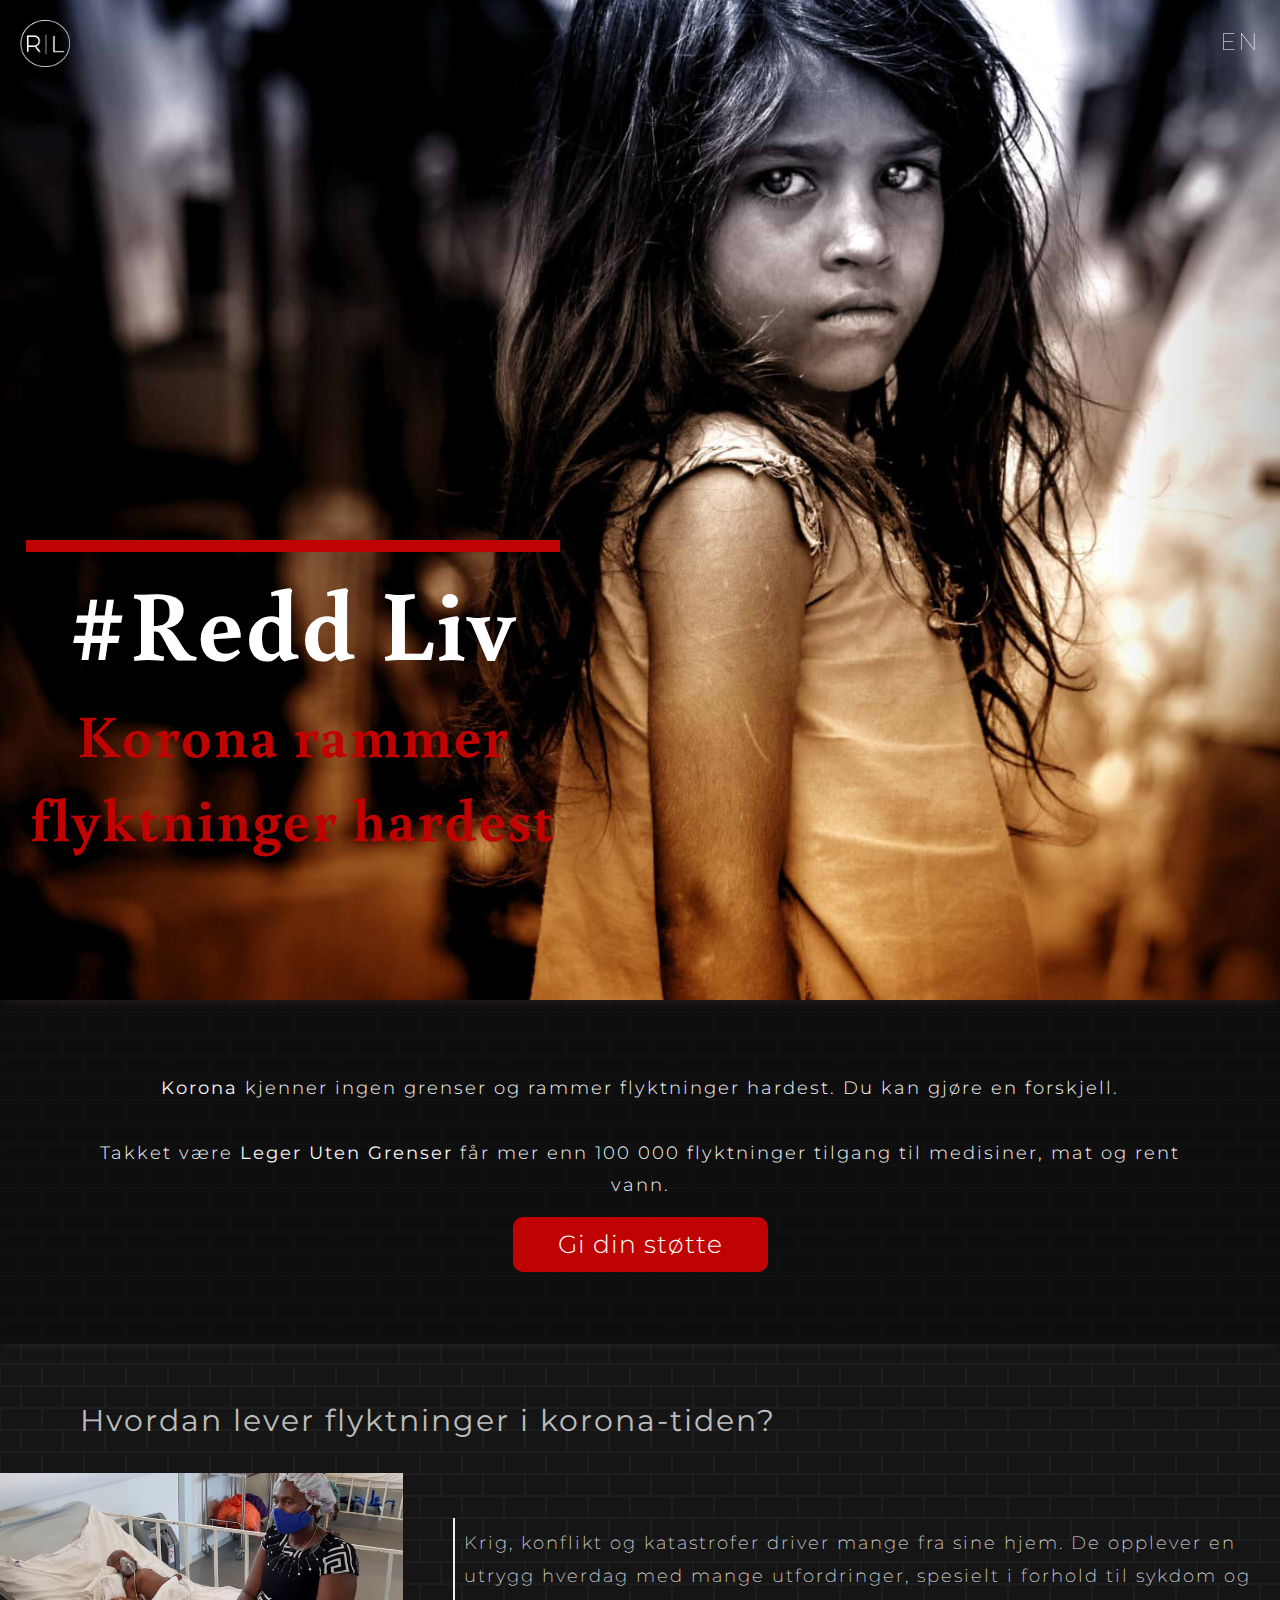
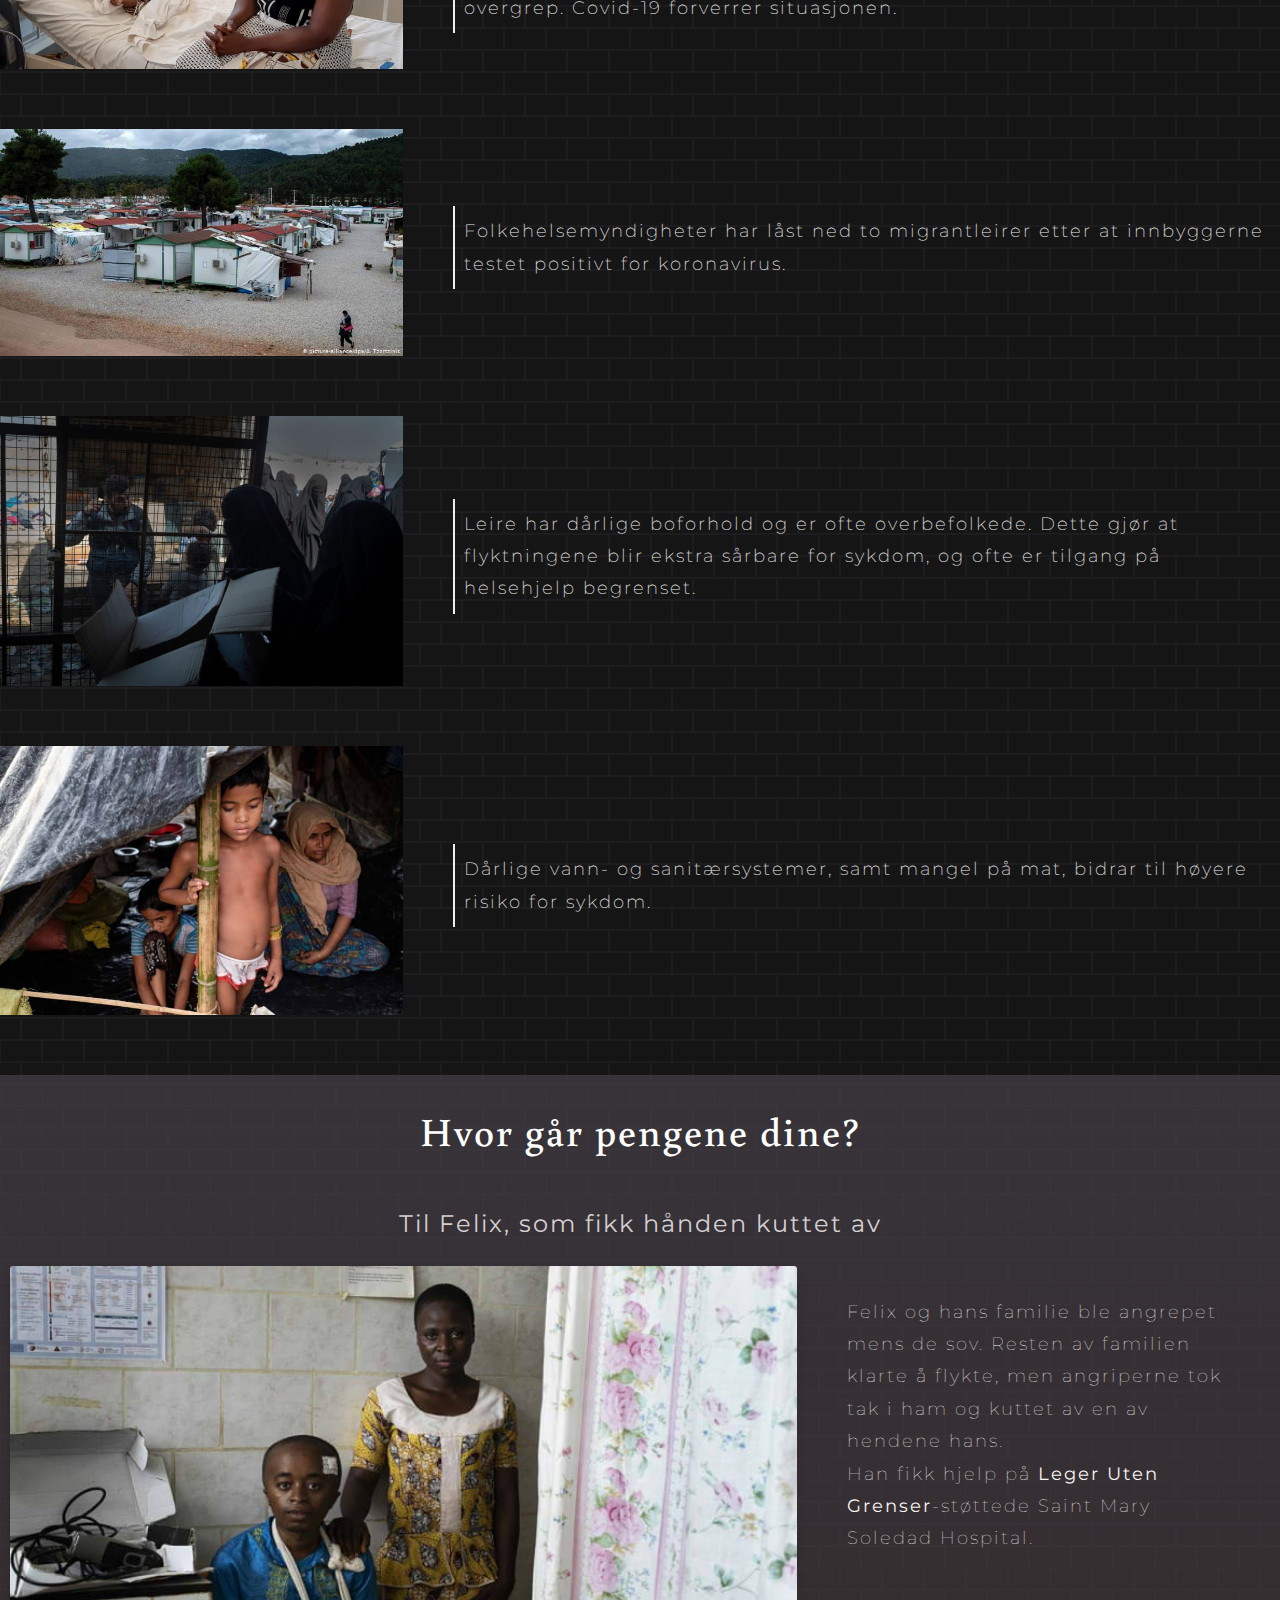
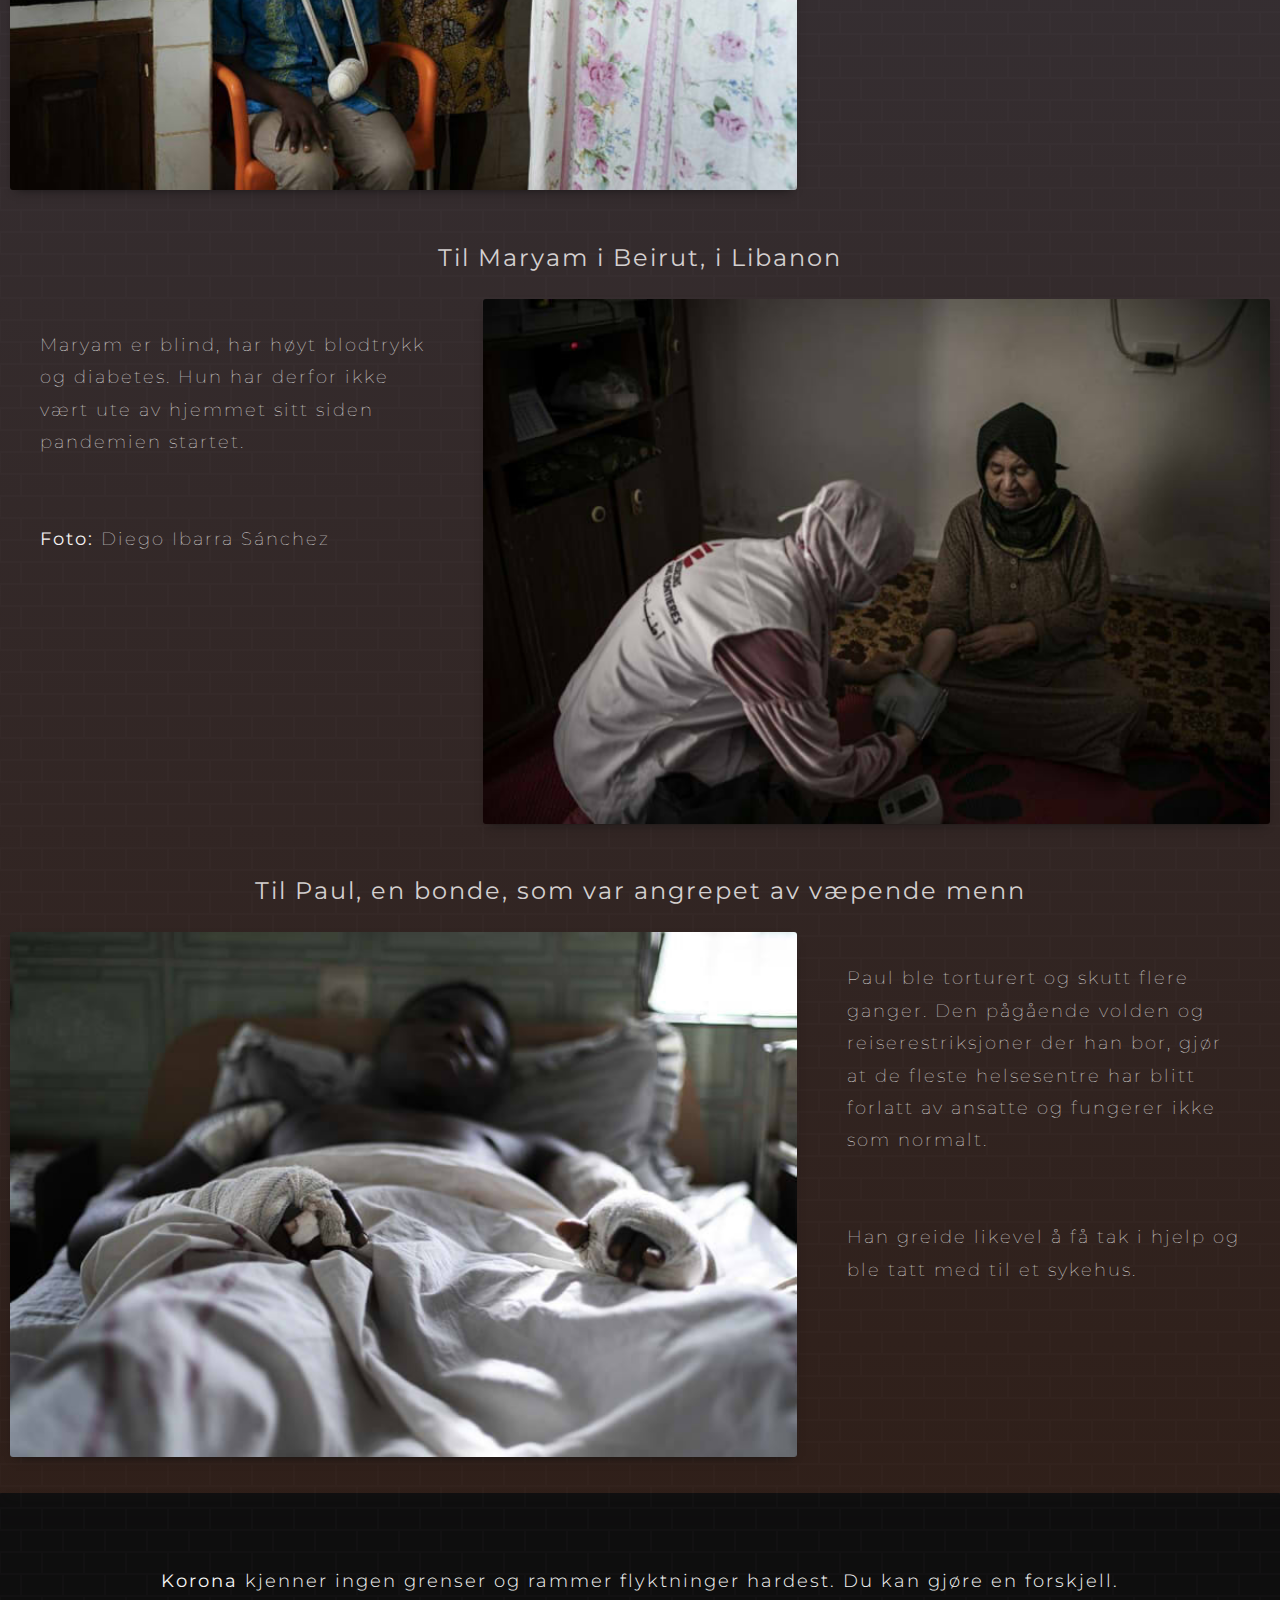
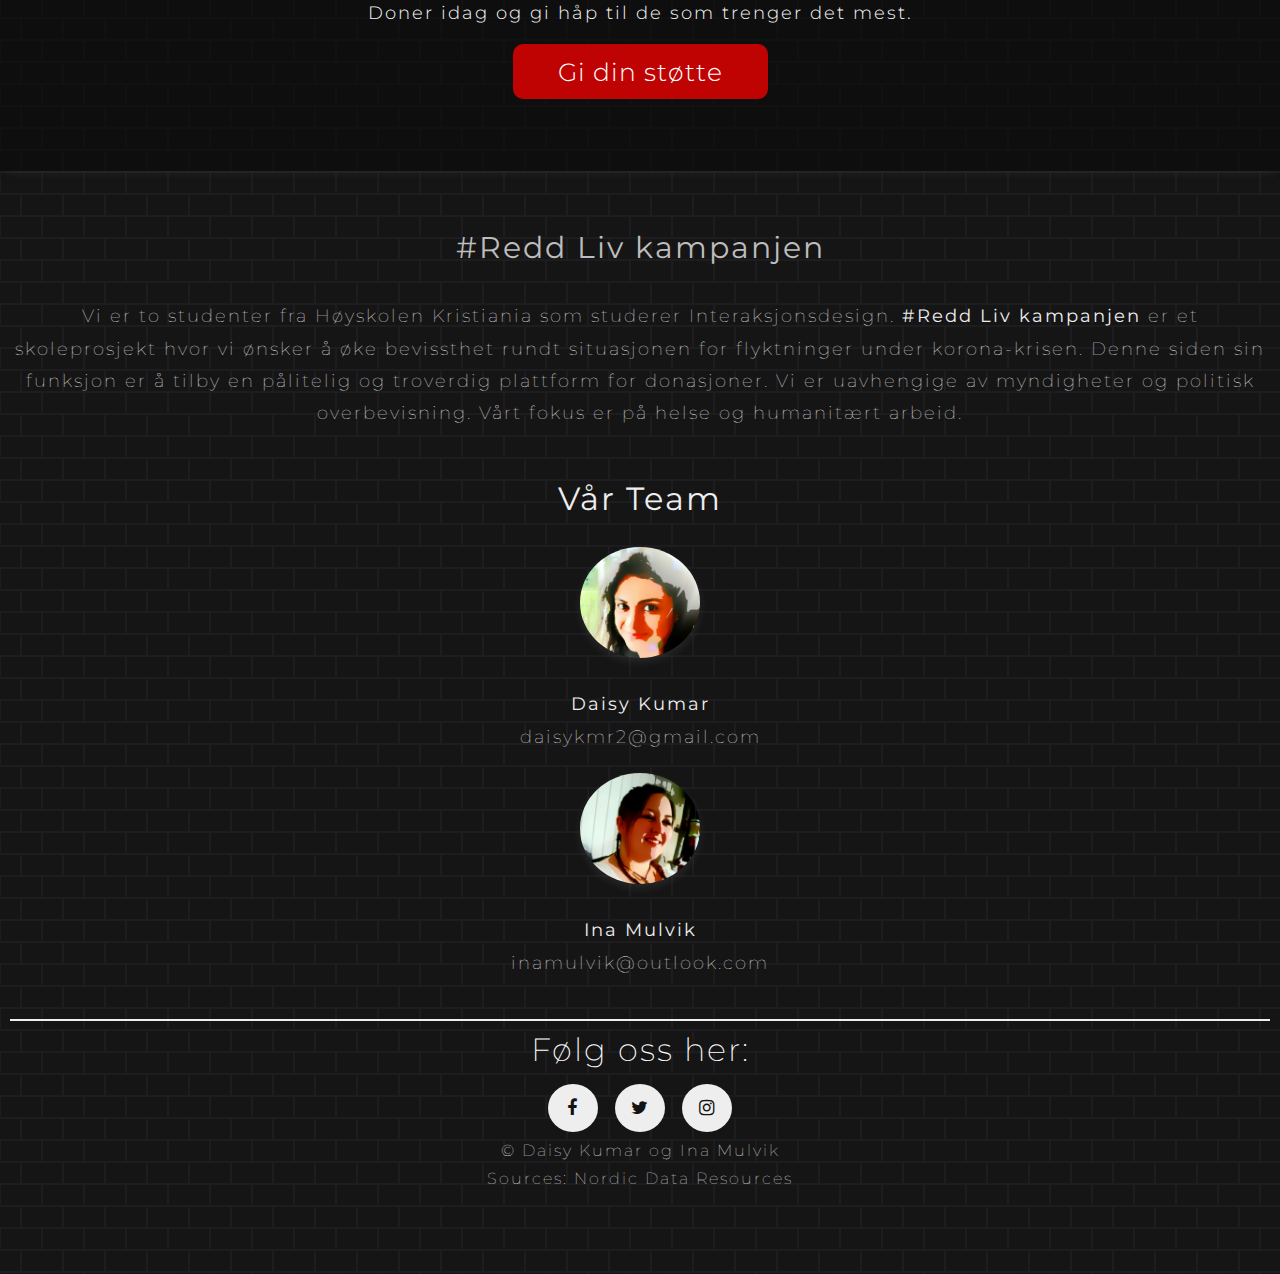
<file: index.html>
<!DOCTYPE html>
<html lang="en">
<head>
    <meta charset="UTF-8">
    <meta name="viewport" content="width=device-width, initial-scale=1.0">
    <title>Redd Liv</title>
    <link rel="stylesheet" href="./index.css">
    <link href="https://fonts.googleapis.com/css2?family=Buenard:wght@400;700&display=swap" rel="stylesheet">

    <link href="https://fonts.googleapis.com/css2?family=Montserrat:ital,wght@0,100;0,200;0,300;0,400;0,500;0,600;0,700;0,800;0,900;1,100;1,200;1,300;1,400;1,500;1,600;1,700;1,800;1,900&display=swap" rel="stylesheet">

    <link rel="stylesheet" href="https://cdnjs.cloudflare.com/ajax/libs/font-awesome/4.7.0/css/font-awesome.min.css">

</head>
<body>
    <section id="home">
        <div class="navbar">
            <a href="#home" class="logo"><img src="./IMG/logo.png" alt="logo"style="width:50px"></a>
            <a href="./indexEN.html" class="language"> EN</a>
        </div>
    </section>
    <div class="hero-image">
        <div class="hero-text">
        <h1 class="heading">#Redd Liv</h1>
        <h2 class="subheading"><b>Korona rammer flyktninger hardest</b></h2>
        </div>
    </div>
    <div id="ingress">
        <p><b>Korona</b> kjenner ingen grenser og rammer flyktninger
        hardest. Du kan gjøre en forskjell.</p>
        <br>
        <p>Takket være <b>Leger Uten Grenser</b> får mer enn 100 000
        flyktninger tilgang til medisiner, mat og rent vann.</p>
    
        <button onclick="window.open('https://legerutengrenser.no/stott-oss')" type="button">Gi din støtte</button>
    </div>

    <h3 class="first-sub-heading">Hvordan lever flyktninger i korona-tiden?</h3>

    <section>

        <div class="flex-container-describe">
            <div class="flex-item-img1">
                <img src="IMG/Afrika.jpg" style="width:100%" alt ="flyktninger"/>
            </div>
            <div class="flex-item-para1">
                <p>Krig, konflikt og katastrofer driver mange fra sine
                hjem. De opplever en utrygg hverdag med mange utfordringer,
                spesielt i forhold til sykdom og overgrep. Covid-19
                forverrer situasjonen.</p>
            </div>
        </div>

        <div class="flex-container-describe">
            <div class="flex-item-img1">
                <img src="IMG/helsemyndigheter.jpg" style="width:100%" alt ="helsemendigheter"/>
            </div>
            <div class="flex-item-para1">
                <p>Folkehelsemyndigheter har låst ned to migrantleirer
                    etter at innbyggerne testet positivt for koronavirus.</p>
            </div>

        </div>

            
        <div class="flex-container-describe">
            <div class="flex-item-img1">
                <img src="./IMG/Al-Hol camp.jpg" style="width:100%" alt="alh-Hol Camp">
            </div>
            <div class="flex-item-para1">
                <p>Leire har dårlige boforhold og er ofte overbefolkede.
                    Dette gjør at flyktningene blir ekstra sårbare for
                    sykdom, og ofte er tilgang på helsehjelp begrenset.</p>
            </div>
        </div>


        <div class="flex-container-describe">
            <div class="flex-item-img1">
                <img src="./IMG/Kutupalong.jpg" style="width:100%" alt="Kutupalong">
            </div>
            <div class="flex-item-para1">
                <p>Dårlige vann- og sanitærsystemer, samt mangel på mat,
                    bidrar til høyere risiko for sykdom.</p>
            </div>

        </div>

    </section>

    <section id="slideshow">
        <h3 class="second-sub-heading">Hvor går pengene dine?</h3>
    
        <h4 class="headline">Til Felix, som fikk hånden kuttet av</h4>
        <div class="flex-container1">
            <div class="flex-item-1"><img id="picture" src="./IMG/Felix.jpg" alt="en mann sitter i en stol med bandasjert arm" style="width:100%">
            </div>
            <div class="flex-item-2"><p>Felix og hans familie ble
                angrepet mens de sov. Resten av familien klarte å
                flykte, men angriperne tok tak i ham og kuttet av
                en av hendene hans.</p>
                <p>Han fikk hjelp på <b>Leger Uten Grenser</b>-støttede
                Saint Mary Soledad Hospital.</p>
            </div>
    
        </div>
        <h4 class="headline">Til Maryam i Beirut, i Libanon</h4>
        <div class="flex-container1">
    
            <div class="flex-item-2"><p>Maryam er blind, har høyt blodtrykk
                og diabetes. Hun har derfor ikke vært ute av
                hjemmet sitt siden pandemien startet.</p>
            <br></br>
            <p><b>Foto:</b> Diego Ibarra Sánchez</p>
            </div>
            <div class="flex-item-1">
                <img id="picture"src="./IMG/Maryam.jpg" alt="en kvinne sitter på et teppe mens en lege sjekker blodtrykket hennes" style="width:100%">
            </div>
        </div>
        <h4 class="headline">Til Paul, en bonde, som var angrepet av væpende menn</h4>
        <div class="flex-container1">
    
            <div class="flex-item-1">
                <img id="picture" src="./IMG/Paul.jpg" alt="en mann legger i sykehus" style="width:100%">
            </div>
            <div class="flex-item-2"><p>Paul ble torturert og skutt
                flere ganger. Den pågående volden og reiserestriksjoner
                der han bor, gjør at de fleste helsesentre har blitt
                forlatt av ansatte og fungerer ikke som normalt.</p>
            <br></br>
            <p>Han greide likevel å få tak i hjelp og ble tatt med til
                et sykehus.</p>
            </div>
        </div>
    
    </section>
    
    <div id="ingress">
        <div class="ingress-para">
        <p><b>Korona</b> kjenner ingen grenser og rammer flyktninger
        hardest. Du kan gjøre en forskjell.</p>
        <p>Doner idag og gi håp til de som trenger det mest.</p>
        </div>
        <div class="ingress-button">
        <button onclick="window.open('https://legerutengrenser.no/stott-oss')" type="button">Gi din støtte</button>
        </div>
    </div>

    <h3 class="third-sub-heading">#Redd Liv kampanjen</h3>
    
        <div class="team">
            <div class="team-text">
                <p>Vi er to studenter fra
                Høyskolen Kristiania som studerer Interaksjonsdesign.
                <b>#Redd Liv kampanjen</b> er et skoleprosjekt hvor vi
                ønsker å øke bevissthet rundt situasjonen for flyktninger
                under korona-krisen. Denne siden sin funksjon er å tilby
                en pålitelig og troverdig plattform for donasjoner. Vi er
                uavhengige av myndigheter og politisk overbevisning. Vårt
                fokus er på helse og humanitært arbeid.</p>
            </div>
            <div class="team-text">
                <!--h3 class="fourth-sub-heading">Vis din medfølese og del videre:</!--h3>

                <div-- class="team-text">
                    <a class="fa fa-facebook" onclick="window.open('https://facebook.com/sharer/sharer.php?u=');"></a>
                    <a class="fa fa-twitter" onclick="window.open('https://twitter.com/intent/tweet?text=');"></a>
                </div-->
            
            <div class="team-text">
                    <h3 class="fifth-sub-heading">Vår Team</h3>
                    <img src="./IMG/Daisy.jpg" class="team-image" alt="Daisy Kumar" width="120px">
                    <p><b>Daisy Kumar</b></p>
                    <p>daisykmr2@gmail.com</p>


                    <img src="./IMG/Ina.jpg" class="team-image" alt="Ina Mulvik" width="120px">
                    <p><b>Ina Mulvik</b></p>
                    <p>inamulvik@outlook.com</p>

            </div>
            </!--div>
    <footer>

        <p class="follow">Følg oss her:</p>
        <div class="socialsf">
            <a class="fa fa-facebook" onclick="window.open('https://www.facebook.com/Redd-Liv-Rescue-Lives-103737681534645');"></a>
            <a class="fa fa-twitter" onclick="window.open('https://twitter.com/redd_liv');"></a>
            <a class="fa fa-instagram" onclick="window.open('https://www.instagram.com/reddlivrescuelives/');"></a>
        </div>
        <div class="credits">
            <p >© Daisy Kumar og Ina Mulvik</p>
            <p >Sources: Nordic Data Resources</p>
        </div>
    </footer>
    <script src="./index.js"></script>

</body>
</html>
</file>
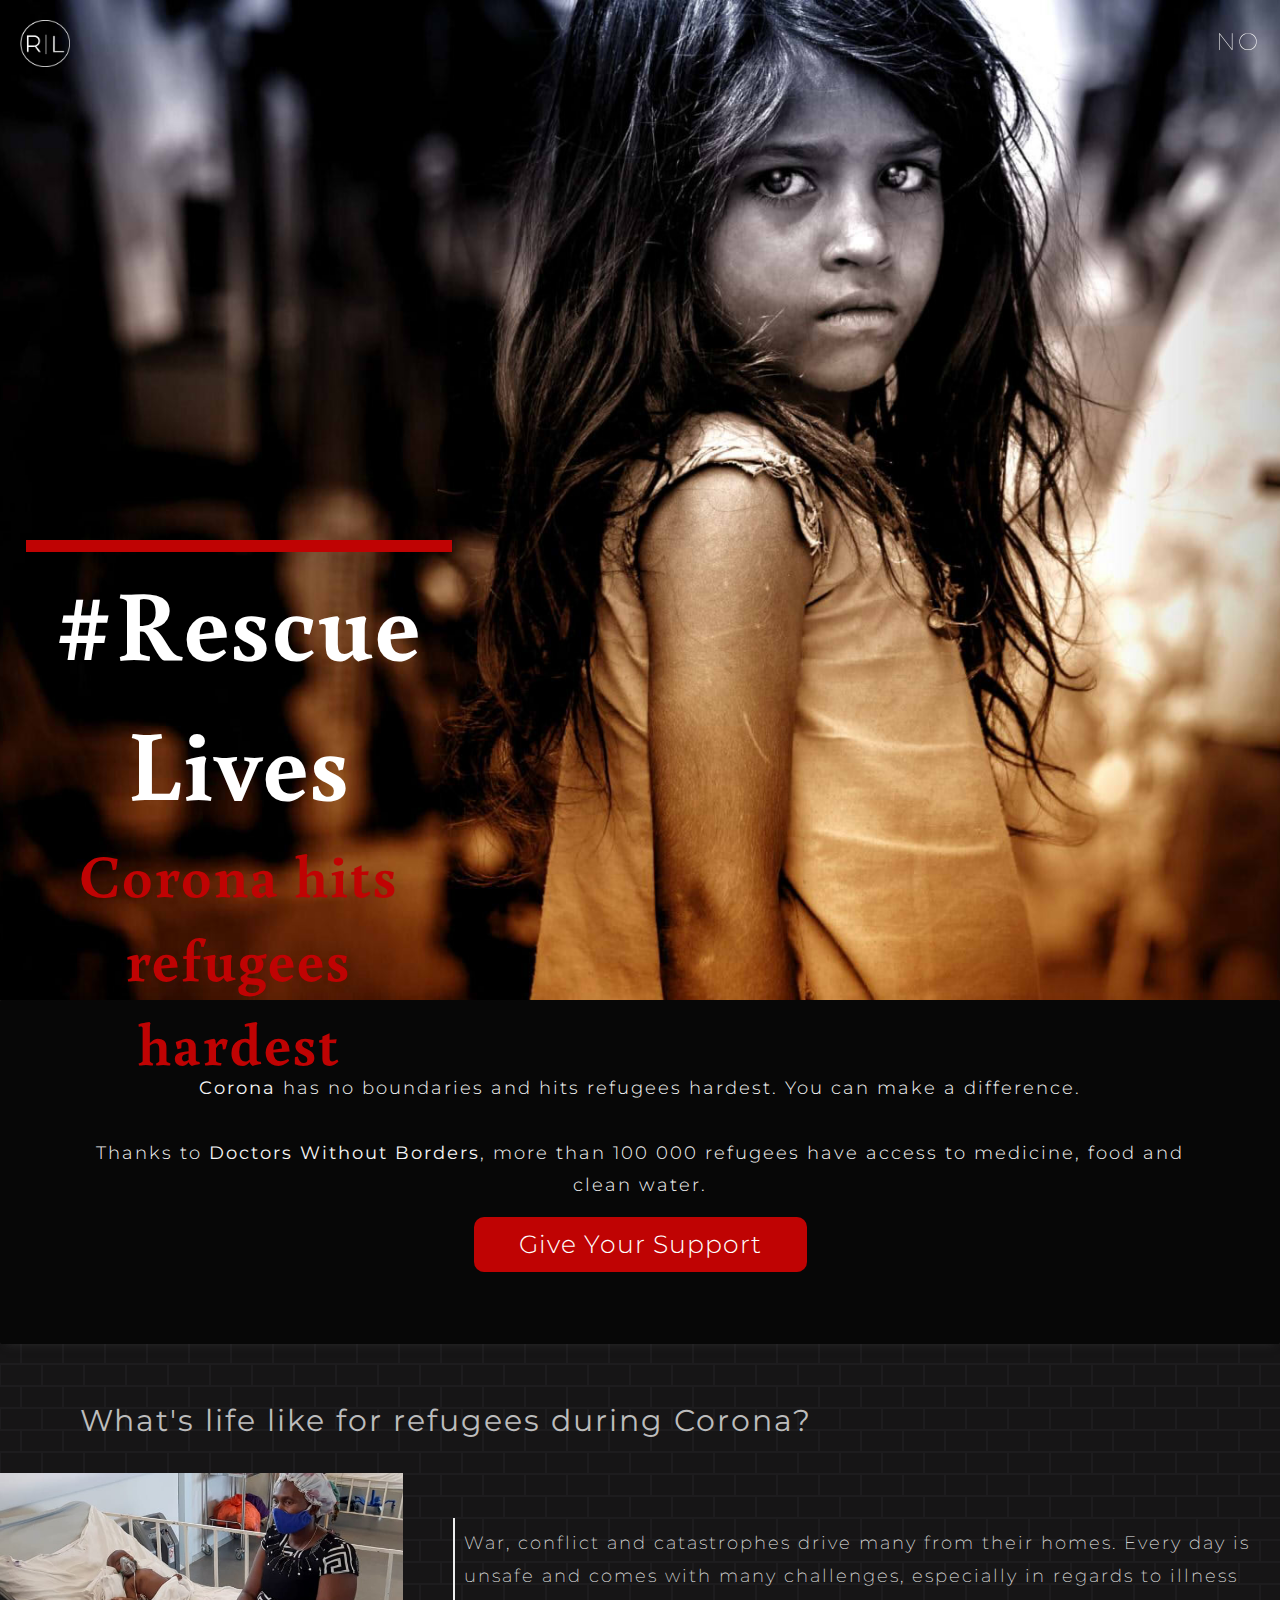
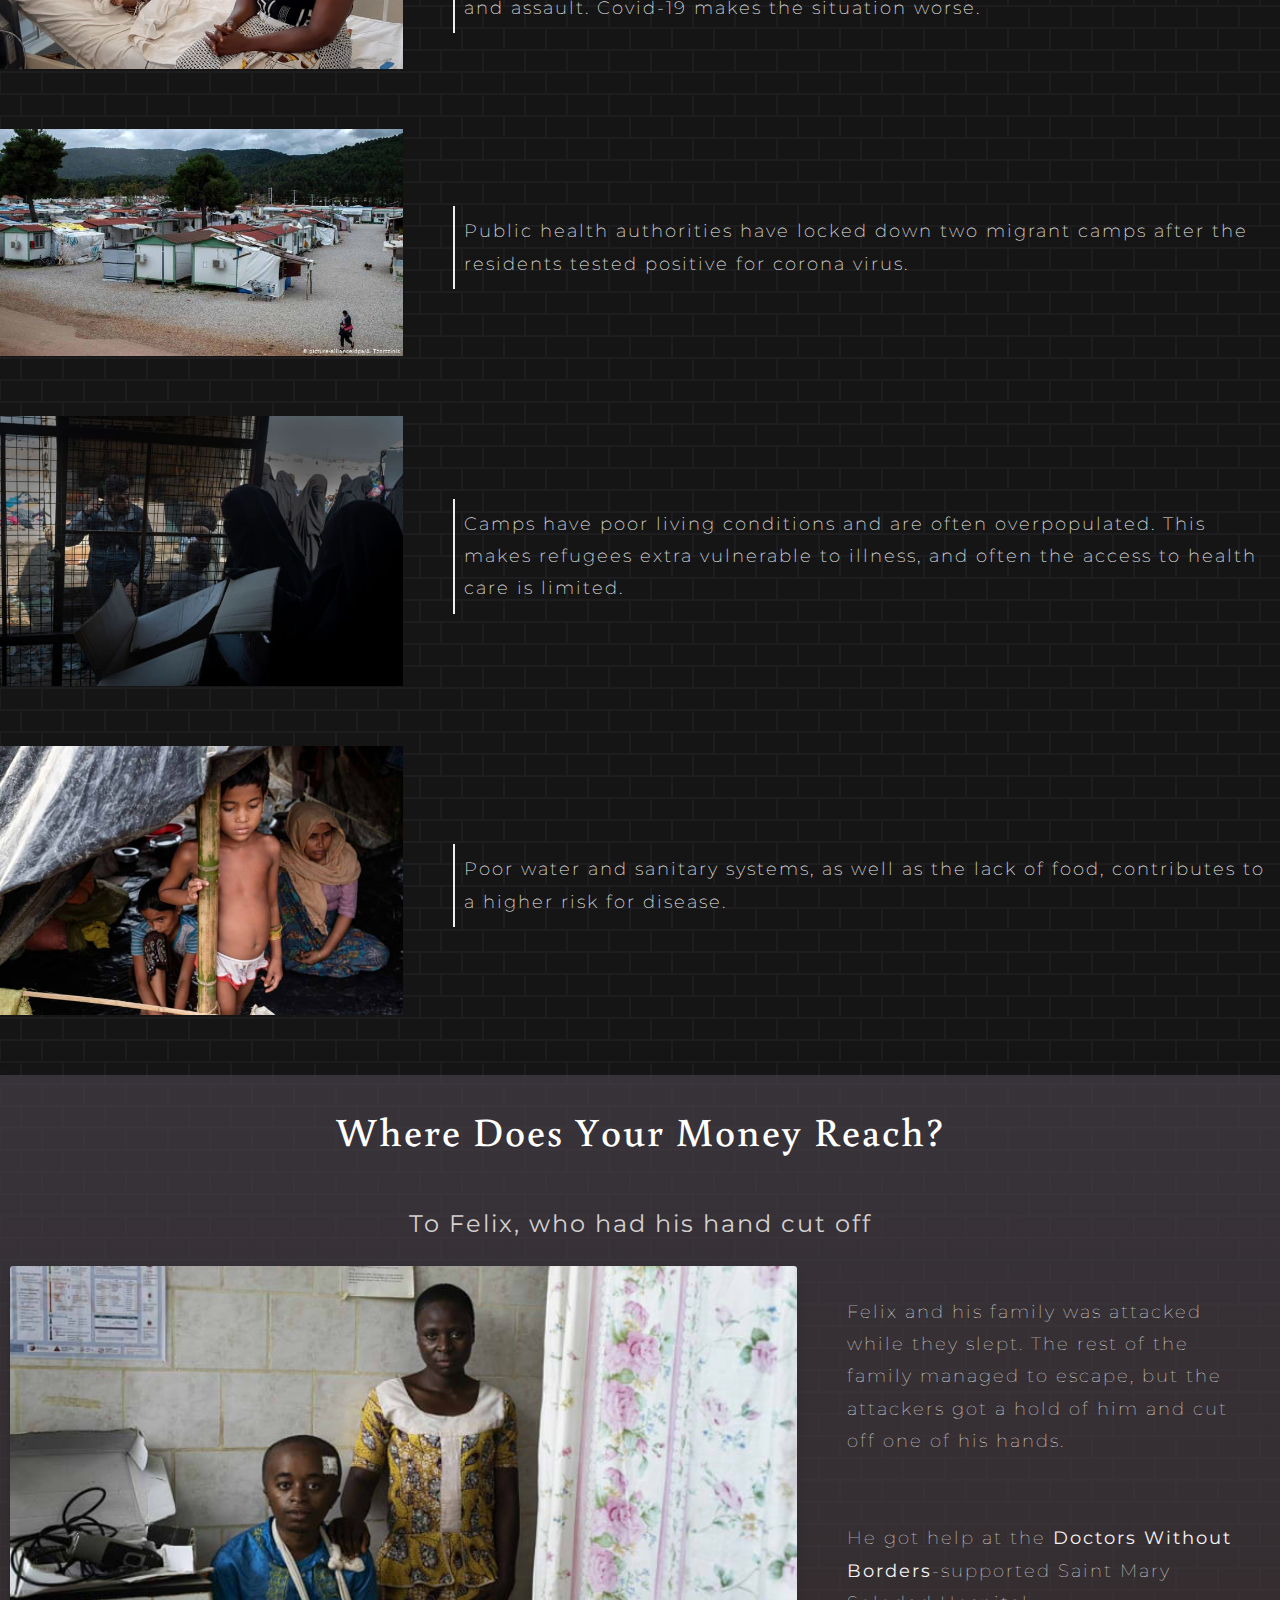
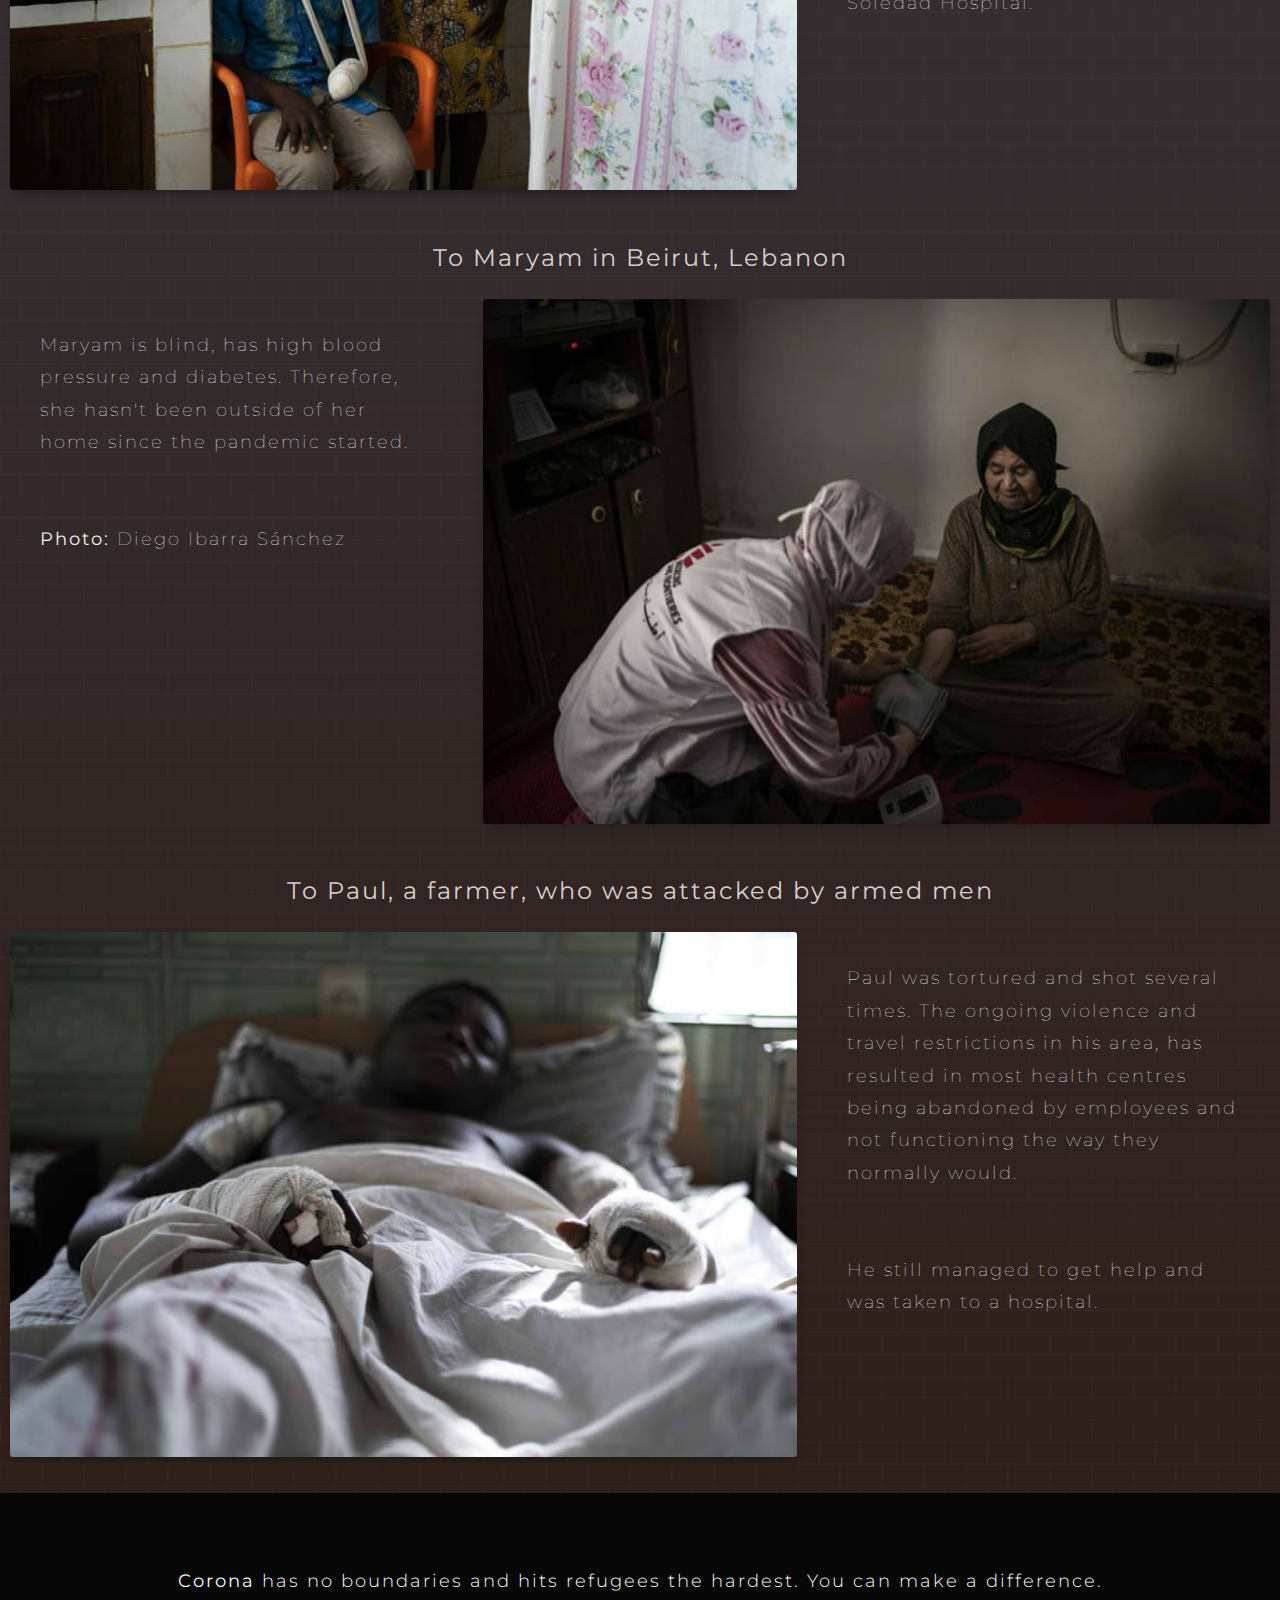
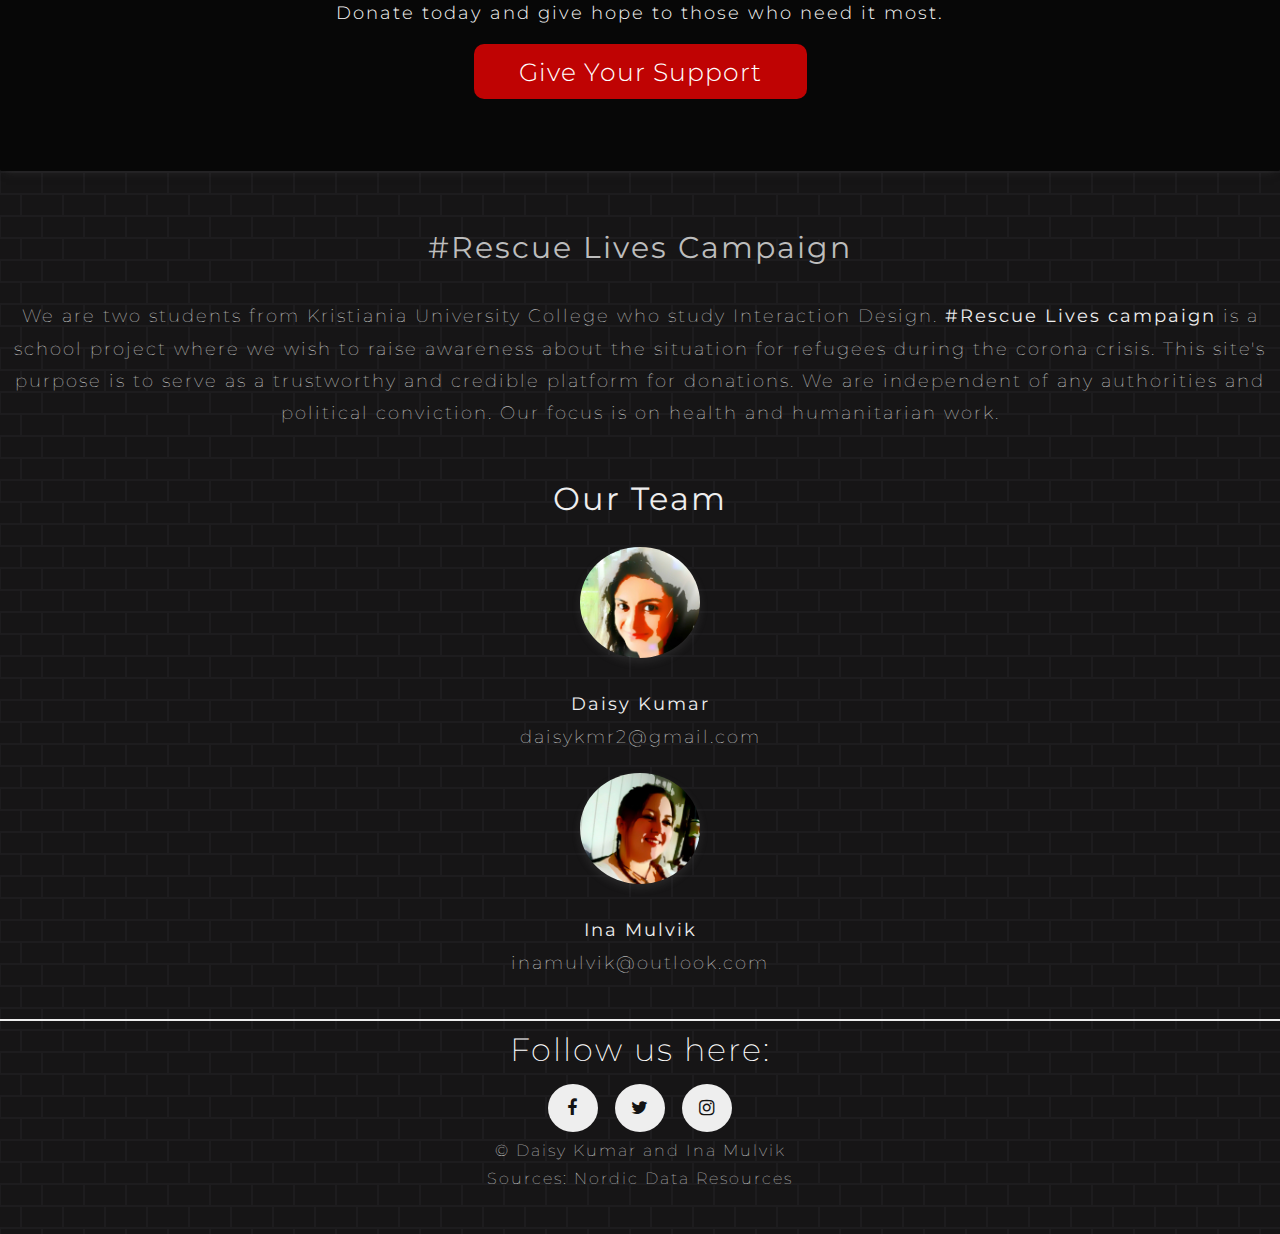
<file: indexEN.html>
<!DOCTYPE html>
<html lang="en">
<head>
    <meta charset="UTF-8">
    <meta name="viewport" content="width=device-width, initial-scale=1.0">
    <title>Rescue Lives</title>
    <link rel="stylesheet" href="indexEN.css">
    <link href="https://fonts.googleapis.com/css2?family=Buenard:wght@400;700&display=swap" rel="stylesheet">

    <link href="https://fonts.googleapis.com/css2?family=Montserrat:ital,wght@0,100;0,200;0,300;0,400;0,500;0,600;0,700;0,800;0,900;1,100;1,200;1,300;1,400;1,500;1,600;1,700;1,800;1,900&display=swap" rel="stylesheet">

    <link rel="stylesheet" href="https://cdnjs.cloudflare.com/ajax/libs/font-awesome/4.7.0/css/font-awesome.min.css">
    

</head>
<body>
  <section id="home">
    <div class="navbar">
      <a href="#home" class="logo"><img src="./IMG/logo.png" alt="logo" style="width:50px"></a>
      <a href="./index.html" class="language"> NO</a>
    </div>
  </section>


    <div class="hero-image">
        <div class="hero-text">
        <h1 class="heading">#Rescue Lives</h1>
        <h2 class="subheading"><b>Corona hits refugees hardest</b></h2>
        </div>
    </div>


    <div id="ingress">
        <p><b>Corona</b> has no boundaries and hits refugees
        hardest. You can make a difference.</p>
        <br>
        <p>Thanks to <b>Doctors Without Borders</b>, more than 100 000
        refugees have access to medicine, food and clean water.</p>
    
        <button onclick="window.open('https://www.doctorswithoutborders.org/support-us')" type="button">Give Your Support</button>
    </div>

    <h3 class="first-sub-heading">What's life like for refugees during Corona?</h3>


    
    <section>
  
      <div class="flex-container-describe">
        <div class="flex-item-img1">
            <img src="IMG/Afrika.jpg" style="width:100%" alt ="flyktninger"/>
        </div>
        <div class="flex-item-para1">
          <p>War, conflict and catastrophes drive many from their
            homes. Every day is unsafe and comes with many challenges,
            especially in regards to illness and assault. Covid-19
            makes the situation worse.</p>
        </div>
    </div>

    <div class="flex-container-describe">
        <div class="flex-item-img1">
            <img src="IMG/helsemyndigheter.jpg" style="width:100%" alt ="helsemendigheter"/>
        </div>
        <div class="flex-item-para1">
          <p>Public health authorities have locked down two migrant camps
            after the residents tested positive for corona virus.</p>
        </div>

    </div>

        
    <div class="flex-container-describe">
        <div class="flex-item-img1">
            <img src="./IMG/Al-Hol camp.jpg" style="width:100%" alt="alh-Hol Camp">
        </div>
        <div class="flex-item-para1">
          <p>Camps have poor living conditions and are often overpopulated.
            This makes refugees extra vulnerable to illness, and often
            the access to health care is limited.</p>
        </div>
    </div>


    <div class="flex-container-describe">
        <div class="flex-item-img1">
            <img src="./IMG/Kutupalong.jpg" style="width:100%" alt="Kutupalong">
        </div>
        <div class="flex-item-para1">
          <p>Poor water and sanitary systems, as well as the lack of food,
            contributes to a higher risk for disease.</p>
        </div>

    </div>

</section>

    <section id="slideshow">
      <h3 class="second-sub-heading">Where Does Your Money Reach?</h3>
  
      <h4 class="headline">To Felix, who had his hand cut off</h4>
      <div class="flex-container1">
          <div class="flex-item-1"><img id="picture" src="./IMG/Felix.jpg" alt="a man sits in a chair with a bandaged arm" style="width:100%">
          </div>
          <div class="flex-item-2"><p>Felix and his family was attacked while they
            slept. The rest of the family managed to escape,
            but the attackers got a hold of him and cut off
            one of his hands.</p>
            <br></br>
            <p>He got help at the <b>Doctors Without Borders</b>-supported
            Saint Mary Soledad Hospital.</p>
          </div>
  
      </div>

      <h4 class="headline">To Maryam in Beirut, Lebanon</h4>
      <div class="flex-container1">
  
          <div class="flex-item-2"><p>Maryam is blind, has high blood pressure
            and diabetes. Therefore, she hasn't been outside of
            her home since the pandemic started.</p>
            <br></br>
            <p><b>Photo:</b> Diego Ibarra Sánchez</p>
          </div>
          <div class="flex-item-1">
              <img id="picture"src="./IMG/Maryam.jpg" alt="a woman sits on a carpet while a doctor checks her blood pressure" style="width:100%">
          </div>
      </div>

      <h4 class="headline">To Paul, a farmer, who was attacked by armed men</h4>
      <div class="flex-container1">
  
          <div class="flex-item-1">
              <img id="picture" src="./IMG/Paul.jpg" alt="a man lying in a hospital bed" style="width:100%">
          </div>
          <div class="flex-item-2"><p>Paul was tortured and shot
            several times. The ongoing violence and travel restrictions
            in his area, has resulted in most health centres being
            abandoned by employees and not functioning the way they normally would.</p>
            <br></br>
            <p>He still managed to get help and was taken to
            a hospital.</p>
          </div>
      </div>

    </section>
    
    <div id="ingress">
      <div class="ingress-para">
        <p><b>Corona</b> has no boundaries and hits refugees
          the hardest. You can make a difference.</p>
          <p>Donate today and give hope to those who need it most.</p>
      </div>
      <div class="ingress-button">
        <button onclick="window.open('https://www.doctorswithoutborders.org/support-us')" type="button">Give Your Support</button>
      </div>
    </div>

    <h3 class="third-sub-heading">#Rescue Lives Campaign</h3>
  
    
    <div class="team">
        <div class="team-text">
          <p>We are two students from
            Kristiania University College who study Interaction Design.
            <b>#Rescue Lives campaign</b> is a school project where we
            wish to raise awareness about the situation for refugees during
            the corona crisis. This site's purpose is to serve as a trustworthy
            and credible platform for donations. We are independent of any
            authorities and political conviction. Our focus is on health and
            humanitarian work.</p>
        </div>
        <div class="team-text">
            <!--h3 class="fourth-sub-heading">Sharing Is Caring:</!--h3>

            <div-- class="team-text">
                <a class="fa fa-facebook" onclick="window.open('https://facebook.com/sharer/sharer.php?u=');"></a>
                <a class="fa fa-twitter" onclick="window.open('https://twitter.com/intent/tweet?text=');"></a>
            </div-->
        
        <div class="team-text">
                <h3 class="fifth-sub-heading">Our Team</h3>
                <img src="./IMG/Daisy.jpg" class="team-image" alt="Daisy Kumar" width="120px">
                <p><b>Daisy Kumar</b></p>
                <p>daisykmr2@gmail.com</p>


                <img src="./IMG/Ina.jpg" class="team-image" alt="Ina Mulvik" width="120px">
                <p><b>Ina Mulvik</b></p>
                <p>inamulvik@outlook.com</p>

        </div>
        </div>
<footer>

    <p class="follow">Follow us here:</p>
    <div class="socialsf">
        <a class="fa fa-facebook" onclick="window.open('https://www.facebook.com/Redd-Liv-Rescue-Lives-103737681534645');"></a>
        <a class="fa fa-twitter" onclick="window.open('https://twitter.com/redd_liv');"></a>
        <a class="fa fa-instagram" onclick="window.open('https://www.instagram.com/reddlivrescuelives/');"></a>
    </div>
    <div class="credits">
        <p >© Daisy Kumar and Ina Mulvik</p>
        <p >Sources: Nordic Data Resources</p>
    </div>
</footer>
    <script src="./indexEN.js"></script>

  </body>
</html>
</file>
<file: index.css>
* {
    box-sizing: border-box;
    padding: 0;
    margin: 0;
    -webkit-box-sizing: border-box;
}

html, body {
    scroll-behavior: smooth;
}

body {
    background-color: #161516;
    background-image: url("data:image/svg+xml,%3Csvg width='42' height='44' viewBox='0 0 42 44' xmlns='http://www.w3.org/2000/svg'%3E%3Cg id='Page-1' fill='none' fill-rule='evenodd'%3E%3Cg id='brick-wall' fill='%23302f33' fill-opacity='0.28'%3E%3Cpath d='M0 0h42v44H0V0zm1 1h40v20H1V1zM0 23h20v20H0V23zm22 0h20v20H22V23z'/%3E%3C/g%3E%3C/g%3E%3C/svg%3E");
    font-size: 18px;
    color: #eee;
    line-height: 1.8;
    font-family: 'Montserrat', sans-serif;
    letter-spacing: 2px; /* CHANGE */
    font-weight: lighter; /* CHANGE */
}

.logo {
    float: left;
    text-align: left;
    /* REMOVE BORDER RADIOUS
    border-radius: 50%; */
    padding: 20px;

    color: white;
    text-decoration: none;
    font-size: 1rem;
    flex: 1;  /* ADD FLEX : IMPORTANT */
}

.language {
    float: right;
    text-align: right;
    padding: 20px;
    color: white;
    text-decoration: none;
    font-size: 1.5rem;
    flex: 1; /* ADD FLEX : IMPORTANT */
}

.language:hover {
    color: #bf0303ff;
    transition: all 0.3s ease 0s;
}

/* REMOVE THE BELOW-MENTIONED TEXT OF MEDIA QUERIES
@media screen and (max-width: 600px) {
    .navbar a {
      float: none;
      display: block;
    }
} */

.hero-image {
    background-image: url(./IMG/header2.jpg);
    background-repeat: no-repeat;
    height: 1000px;
    max-width: 100%;

    background-size: cover;
    
    /* REMOVE POSITION RELATIVE--- THIS SAVES FROM NOT CUTTING THE IMAGE WHEN ON MOBILE VERSION  .... BUT GOOGLE CHROME STILL SHOWS
    position: relative;*/
    background-position: center;
    box-shadow: 0 5px 10px -6px rgb(100, 69, 52);
}

.hero-text {
    text-align: center;
    position: absolute;
    top: 60%;
    left: 2%;
    color: white;
    animation: appear .5s ease-in;
}

.navbar {
    position: fixed;
    width: 100%;
    margin: auto;
    overflow: auto;
    opacity: none;
    z-index: 2; /* Change this it brings the header on top even while scrolling*/
    animation: appear .5s ease-in;
    display: flex;  /* ADD FLEX : IMPORTANT */
}

#ingress {
    line-height: 1.8;
    font-family: 'Montserrat', sans-serif;
    font-weight: 300;
    background: #07070783;
    letter-spacing: 2px;
    border-radius: 2px;
    box-shadow: 0 5px 10px -6px rgba(66, 65, 65, 0.582);
    color: #f7f7f7;
    padding: 4em;
    top: 50%;
    text-align: center;
}

/*  DELETE THE BELOW CODE ============== SO THE INGRESS IS RESPONSIVE
/*@keyframes appear{
    0%{
        opacity:0;
    }

    100%{
        opacity: 1;
    }
}

@media(max-width: 900px) {
    #ingress {
        top: 60%;
        left: 25%;
        width: 62%;
        height: 280px;
    }
}

@media(max-width: 800px) {
    #ingress {
        top: 60%;
        left: 25%;
        width: 62%;
        height: 380px;
    }
}

@media(max-width: 600px) {
    #ingress {
        top: 60%;
        left: 25%;
        width: 62%;
        height: 380px;
    }
}

*/

.heading, .subheading {
    font-family: 'Buenard', serif;
    line-height: 1.4;
}

.heading {
    font-size: 100px;
    border-top: 12px solid #bf0303ff;
    text-align: center;
    width: 55%;
    font-weight: 700;
}

.subheading {
    width: 55%;
    text-align: center;
    font-weight: 400;
    font-size: 60px;
    color: #bf0303ff;
}

@media(max-width: 600px) {
    .heading, .subheading {
        font-size: 50px;
    }
}

/*================== ================== BUTTON STYLES ================== ================== */

button {
    background-color: #bf0303ff;
    color: #ffffff;
    margin-top: 15px;
    font-size: 25px;
    cursor: pointer;
    border: none;
    border-radius: 10px;
    font-weight: 300;
    font-family: 'Montserrat', sans-serif;
    text-decoration: none;
    padding: 0.5em 1.8em;
    letter-spacing: 1px;
}

button:hover {
    background: #dd5a2b;
    color:#ffffff;
    letter-spacing: 2px;
    -webkit-box-shadow: 0px 5px 40px -10px rgba(0,0,0,0.57);
    -moz-box-shadow: 0px 5px 40px -10px rgba(0,0,0,0.57);
    box-shadow: 5px 40px -10px rgba(0,0,0,0.57);
    transition: all 0.4s ease 0s;
    font-weight: 500;
}

/* ================== ================== HEADING STYLES ================== ================== */
.first-sub-heading {
    font-weight: 400;
    font-size: 30px;
    color: #BDBDBD;
    padding-top: 50px;
    padding-bottom: 25px;
    margin-left: 80px;
}

@media (max-width: 800px) {
    .first-sub-heading {
        margin-left: 0px;
        margin-top: 90px;
        margin-top: 0;
        padding-top: 80px;
    }
}

@media (max-width: 700px) {
    .first-sub-heading {
        margin-left: 0px;
        padding-top: 50px;

        margin-top:0;
    
    }
}

.second-sub-heading{
    font-weight: 500;
    font-size: 40px;
    color: #ffffff;
    padding-top: 20px;
    padding-bottom: 25px;
    text-align: center;
    font-family: 'Buenard', serif;  /* CHANGED THIS */
}

@media(max-width: 800px){
    .second-sub-heading{
        font-weight: 400;
        font-size: 50px;
    }
}

#slideshow{
    background: linear-gradient(#49434ca5,#3f261c9e); /* CHANGE THE GRADIENT... */
    box-shadow: 10px 4px 8px 0 rgba(37, 36, 36, 0.2), 0 6px 20px 5px rgba(45, 44, 44, 0.19);
    /* Add SHADOW EFFECTS... */
}

.headline{
    font-size: 1.5rem; /* I ADDED THIS CHANGE TOO */
    font-weight: 400; 
    color: #d4d0d0;
    text-align: center;
    padding: 10px;
}

.flex-container1{
    display: flex;
    flex-flow: row wrap;
    padding-bottom: 15px; /* I ADDED THIS CHANGE TOO */
}

.flex-item-1{
    padding: 10px;
    flex: 2;
}

.flex-item-2{
    color: rgb(245, 243, 243);
    padding: 40px;
    flex: 1;

}
#picture{
    border-radius: 3px;
    box-shadow: 0 5px 10px -6px rgb(19, 18, 18);
}

/* Responsive layoyt*/
@media(max-width: 800px){
    .flex-item-1, .flex-item-2{
        flex: 100%;
        font-size: 0.9em;
        margin: 0;
        padding: 2px;
    }
}

.third-sub-heading {
    font-weight: 400;
    font-size: 30px;
    color: #BDBDBD;
    padding-top: 50px; /* CHANGE HERE */
    padding-bottom: 25px;
    text-align: center;
}

@media(max-width: 800px) {
    .third-sub-heading {
        font-weight: 400;
        padding-top: 30px;
    }
}

/* ================== PARAGRAPH STYLES ================== ================== ================== */
/* ======== PLEASE UPDATE THE PARAGRAPH CODE AS WELL-- IT'S RESPONSIVE ====== */

.flex-container-describe{
    display: flex;
    flex-flow: row wrap;
    padding-bottom: 50px;
}

.flex-item-img1{
    flex: 1;
    box-shadow: 0 px 6px -6px black;
    padding-right: 50px;
}

.flex-item-para1{
    flex: 2;
    margin: auto;
    border-left: 2px solid #eee;
    padding: 0.5em;
    letter-spacing: 2px;
    font-weight: 200;

}


@media(max-width: 800px){
    .flex-item-img1, .flex-item-para1{
        flex: 100%;
        font-size: 0.9em;
        margin: auto;
        padding: 0.9em;
    }
}


/*=============== REDD KAMPANJE SECTION /*===============*//*===============*/
.team{
    text-align: center;
}


.team-image{
    border-radius: 50%;
    margin: 20px;
    box-shadow: 0 4px 8px 0 rgba(116, 114, 114, 0.2);

}

.team-del {
    padding: 30px;
    text-align: center;
    font-size: 2rem;
}

.team-text{
    margin: 0px 10px 40px 10px;
}

.fourth-sub-heading{
    font-weight: 200;
    font-size: 2rem;
    text-decoration: underline;
    color: #8c8c8c;
}

.fifth-sub-heading{
    font-weight: 400;
    font-size: 2rem;

}

/*=========== FOOTER ========== ========== ========== ==========
============================================================ */

footer {
    display: grid;
    grid-template-columns: auto; /* CHANGED HERE TOO */
    padding-bottom: 40px;
    /*margin-top: 4%; LET'S REMOVE THIS... HAS NO FUNCTION NOW */
    border-top: solid #eeeeee 2px;
}

.socials {
    padding: 15px;
    margin-top: -10%;
    margin-right: -30%;
    margin-left: 30%;
}

.follow {
    font-family: 'Montserrat', sans-serif;
    font-weight: 200;
    font-size: 2rem;
    text-align: center;
    color: white;
}

.fa {
    padding: 15px;
    width: 50px;
    font-size: 30px;
    text-align: center;
    text-decoration: none;
    margin: 5px;
    border-radius: 50%;
}


.fa:hover {
    opacity: 0.7;
}

.fa-facebook {
    background: #3B5998;
    color: white;
    cursor: pointer;
}

.fa-twitter {
    background: #55ACEE;
    color: white;
    cursor: pointer;
}

.fa-instagram {
    background: #eeeeee;
    color: #131313;
    cursor: pointer;
}

.socialsf {
    place-items: center;
}

.socialsf .fa-facebook {
    background: #eeeeee;
    color: #131313;
}

.socialsf .fa-twitter {
    background: #eeeeee;
    color: #131313;
}

.credits {
    padding: 0;
    font-size: 16px;
    text-align: center;
}
</file>
<file: indexEN.css>
* {
    box-sizing: border-box;
    padding: 0;
    margin: 0;
    -webkit-box-sizing: border-box;
}

html, body {
    scroll-behavior: smooth;
}

body {
    background-color: #161516;
    background-image: url("data:image/svg+xml,%3Csvg width='42' height='44' viewBox='0 0 42 44' xmlns='http://www.w3.org/2000/svg'%3E%3Cg id='Page-1' fill='none' fill-rule='evenodd'%3E%3Cg id='brick-wall' fill='%23302f33' fill-opacity='0.28'%3E%3Cpath d='M0 0h42v44H0V0zm1 1h40v20H1V1zM0 23h20v20H0V23zm22 0h20v20H22V23z'/%3E%3C/g%3E%3C/g%3E%3C/svg%3E");    font-size: 18px;
    color: #eee;
    line-height: 1.8;
    font-family: 'Montserrat', sans-serif;
    letter-spacing: 2px; /* CHANGE */
    font-weight: lighter; /* CHANGE */
}

.logo {
    float: left;
    text-align: left;
    /* REMOVE BORDER RADIOUS
    border-radius: 50%; */
    padding: 20px;

    color: white;
    text-decoration: none;
    font-size: 1rem;
    flex: 1;  /* ADD FLEX : IMPORTANT */
}

.language {
    float: right;
    text-align: right;
    padding: 20px;
    color: white;
    text-decoration: none;
    font-size: 1.5rem;
    flex: 1; /* ADD FLEX : IMPORTANT */
}

.language:hover {
    color: #bf0303ff;
    transition: all 0.3s ease 0s;
}

/* REMOVE THE BELOW-MENTIONED TEXT OF MEDIA QUERIES
@media screen and (max-width: 600px) {
    .navbar a {
      float: none;
      display: block;
    }
} */

.hero-image {
    background-image: url(./IMG/header2.jpg);
    background-repeat: no-repeat;
    height: 1000px;
    max-width: 100%;

    background-size: cover;
    
    /* REMOVE POSITION RELATIVE--- THIS SAVES FROM NOT CUTTING THE IMAGE WHEN ON MOBILE VERSION  .... BUT GOOGLE CHROME STILL SHOWS
    position: relative;*/
    background-position: center;
    box-shadow: 0 5px 10px -6px rgb(100, 69, 52);
}

.hero-text {
    text-align: center;
    position: absolute;
    top: 60%;
    left: 2%;
    color: white;
    animation: appear .5s ease-in;
}

.navbar {
    position: fixed;
    width: 100%;
    margin: auto;
    overflow: auto;
    opacity: none;
    z-index: 2; /* Change this it brings the header on top even while scrolling*/
    animation: appear .5s ease-in;
    display: flex;  /* ADD FLEX : IMPORTANT */
}

#ingress {
    line-height: 1.8;
    font-family: 'Montserrat', sans-serif;
    font-weight: 300;
    background: #070707;
    letter-spacing: 2px;
    border-radius: 2px;
    box-shadow: 0 5px 10px -6px rgba(66, 65, 65, 0.582);
    color: #f7f7f7;
    padding: 4em;
    top: 50%;
    text-align: center;
}

/*  DELETE THE BELOW CODE ============== SO THE INGRESS IS RESPONSIVE
/*@keyframes appear{
    0%{
        opacity:0;
    }


    100%{
        opacity: 1;
    }
}

@media(max-width: 900px) {
    #ingress {
        top: 60%;
        left: 25%;
        width: 62%;
        height: 280px;
    }
}

@media(max-width: 800px) {
    #ingress {
        top: 60%;
        left: 25%;
        width: 62%;
        height: 380px;
    }
}

@media(max-width: 600px) {
    #ingress {
        top: 60%;
        left: 25%;
        width: 62%;
        height: 380px;
    }
}

*/

.heading, .subheading {
    font-family: 'Buenard', serif;
    line-height: 1.4;
}

.heading {
    font-size: 100px;
    border-top: 12px solid #bf0303ff;
    text-align: center;
    width: 55%;
    font-weight: 700;
}

.subheading {
    width: 55%;
    text-align: center;
    font-weight: 400;
    font-size: 60px;
    color: #bf0303ff;
}

@media(max-width: 600px) {
    .heading, .subheading {
        font-size: 50px;
    }
}

/*================== ================== BUTTON STYLES ================== ================== */

button {
    background-color: #bf0303ff;
    color: #ffffff;
    margin-top: 15px;
    font-size: 25px;
    cursor: pointer;
    border: none;
    border-radius: 10px;
    font-weight: 300;
    font-family: 'Montserrat', sans-serif;
    text-decoration: none;
    padding: 0.5em 1.8em;
    letter-spacing: 1px;
}

button:hover {
    background: #dd5a2b;
    color:#ffffff;
    letter-spacing: 2px;
    -webkit-box-shadow: 0px 5px 40px -10px rgba(0,0,0,0.57);
    -moz-box-shadow: 0px 5px 40px -10px rgba(0,0,0,0.57);
    box-shadow: 5px 40px -10px rgba(0,0,0,0.57);
    transition: all 0.4s ease 0s;
    font-weight: 500;
}

/* ================== ================== HEADING STYLES ================== ================== */
.first-sub-heading {
    font-weight: 400;
    font-size: 30px;
    color: #BDBDBD;
    padding-top: 50px;
    padding-bottom: 25px;
    margin-left: 80px;
}

@media (max-width: 800px) {
    .first-sub-heading {
        margin-left: 0px;
        margin-top: 90px;
        margin-top: 0;
        padding-top: 80px;
    }
}

@media (max-width: 700px) {
    .first-sub-heading {
        margin-left: 0px;
        padding-top: 50px;

        margin-top:0;
    
    }
}

.second-sub-heading{
    font-weight: 500;
    font-size: 40px;
    color: #ffffff;
    padding-top: 20px;
    padding-bottom: 25px;
    text-align: center;
    font-family: 'Buenard', serif;  /* CHANGED THIS */
}

@media(max-width: 800px){
    .second-sub-heading{
        font-weight: 400;
        font-size: 50px;
    }
}

#slideshow{
    background: linear-gradient(#49434ca5,#3f261c9e); /* CHANGE THE GRADIENT... */
    box-shadow: 10px 4px 8px 0 rgba(37, 36, 36, 0.2), 0 6px 20px 5px rgba(45, 44, 44, 0.19);
    /* Add SHADOW EFFECTS... */
}

.headline{
    font-size: 1.5rem; /* I ADDED THIS CHANGE TOO */
    font-weight: 400; 
    color: #d4d0d0;
    text-align: center;
    padding: 10px;
}

.flex-container1{
    display: flex;
    flex-flow: row wrap;
    padding-bottom: 15px; /* I ADDED THIS CHANGE TOO */
}

.flex-item-1{
    padding: 10px;
    flex: 2;
}

.flex-item-2{
    color: rgb(245, 243, 243);
    padding: 40px;
    flex: 1;

}
#picture{
    border-radius: 3px;
    box-shadow: 0 5px 10px -6px rgb(19, 18, 18);
}

/* Responsive layoyt*/
@media(max-width: 800px){
    .flex-item-1, .flex-item-2{
        flex: 100%;
        font-size: 0.9em;
        margin: 0;
        padding: 2px;
    }
}

.third-sub-heading {
    font-weight: 400;
    font-size: 30px;
    color: #BDBDBD;
    padding-top: 50px; /* CHANGE HERE */
    padding-bottom: 25px;
    text-align: center;
}

@media(max-width: 800px) {
    .third-sub-heading {
        font-weight: 400;
        padding-top: 30px;
    }
}

/* ================== PARAGRAPH STYLES ================== ================== ================== */
/* ======== PLEASE UPDATE THE PARAGRAPH CODE AS WELL-- IT'S RESPONSIVE ====== */

.flex-container-describe{
    display: flex;
    flex-flow: row wrap;
    padding-bottom: 50px;
}

.flex-item-img1{
    flex: 1;
    box-shadow: 0 px 6px -6px black;
    padding-right: 50px;
}

.flex-item-para1{
    flex: 2;
    margin: auto;
    border-left: 2px solid #eee;
    padding: 0.5em;
    letter-spacing: 2px;
    font-weight: 200;

}


@media(max-width: 800px){
    .flex-item-img1, .flex-item-para1{
        flex: 100%;
        font-size: 0.9em;
        margin: auto;
        padding: 0.9em;
    }
}


/*=============== REDD KAMPANJE SECTION /*===============*//*===============*/
.team{
    text-align: center;
}


.team-image{
    border-radius: 50%;
    margin: 20px;
    box-shadow: 0 4px 8px 0 rgba(116, 114, 114, 0.2);

}

.team-del {
    padding: 30px;
    text-align: center;
    font-size: 2rem;
}

.team-text{

    margin: 0px 10px 40px 10px;
}

.fourth-sub-heading{
    font-weight: 200;
    font-size: 2rem;
    text-decoration: underline;
    color: #8c8c8c;
}

.fifth-sub-heading{
    font-weight: 400;
    font-size: 2rem;

}

/*=========== FOOTER ========== ========== ========== ==========
============================================================ */

footer {
    display: grid;
    grid-template-columns: auto; /* CHANGED HERE TOO */
    padding-bottom: 40px;
    /*margin-top: 4%; LET'S REMOVE THIS... HAS NO FUNCTION NOW */
    border-top: solid #eeeeee 2px;
}

.socials {
    padding: 15px;
    margin-top: -10%;
    margin-right: -30%;
    margin-left: 30%;
}

.follow {
    font-family: 'Montserrat', sans-serif;
    font-weight: 200;
    font-size: 2rem;
    text-align: center;
    color: white;
}

.fa {
    padding: 15px;
    width: 50px;
    font-size: 30px;
    text-align: center;
    text-decoration: none;
    margin: 5px;
    border-radius: 50%;
}


.fa:hover {
    opacity: 0.7;
}

.fa-facebook {
    background: #3B5998;
    color: white;
    cursor: pointer;
}

.fa-twitter {
    background: #55ACEE;
    color: white;
    cursor: pointer;
}

.fa-instagram {
    background: #eeeeee;
    color: #131313;
    cursor: pointer;
}

.socialsf {
    place-items: center;
}

.socialsf .fa-facebook {
    background: #eeeeee;
    color: #131313;
}

.socialsf .fa-twitter {
    background: #eeeeee;
    color: #131313;
}

.credits {
    padding: 0;
    font-size: 16px;
    text-align: center;
}
</file>
